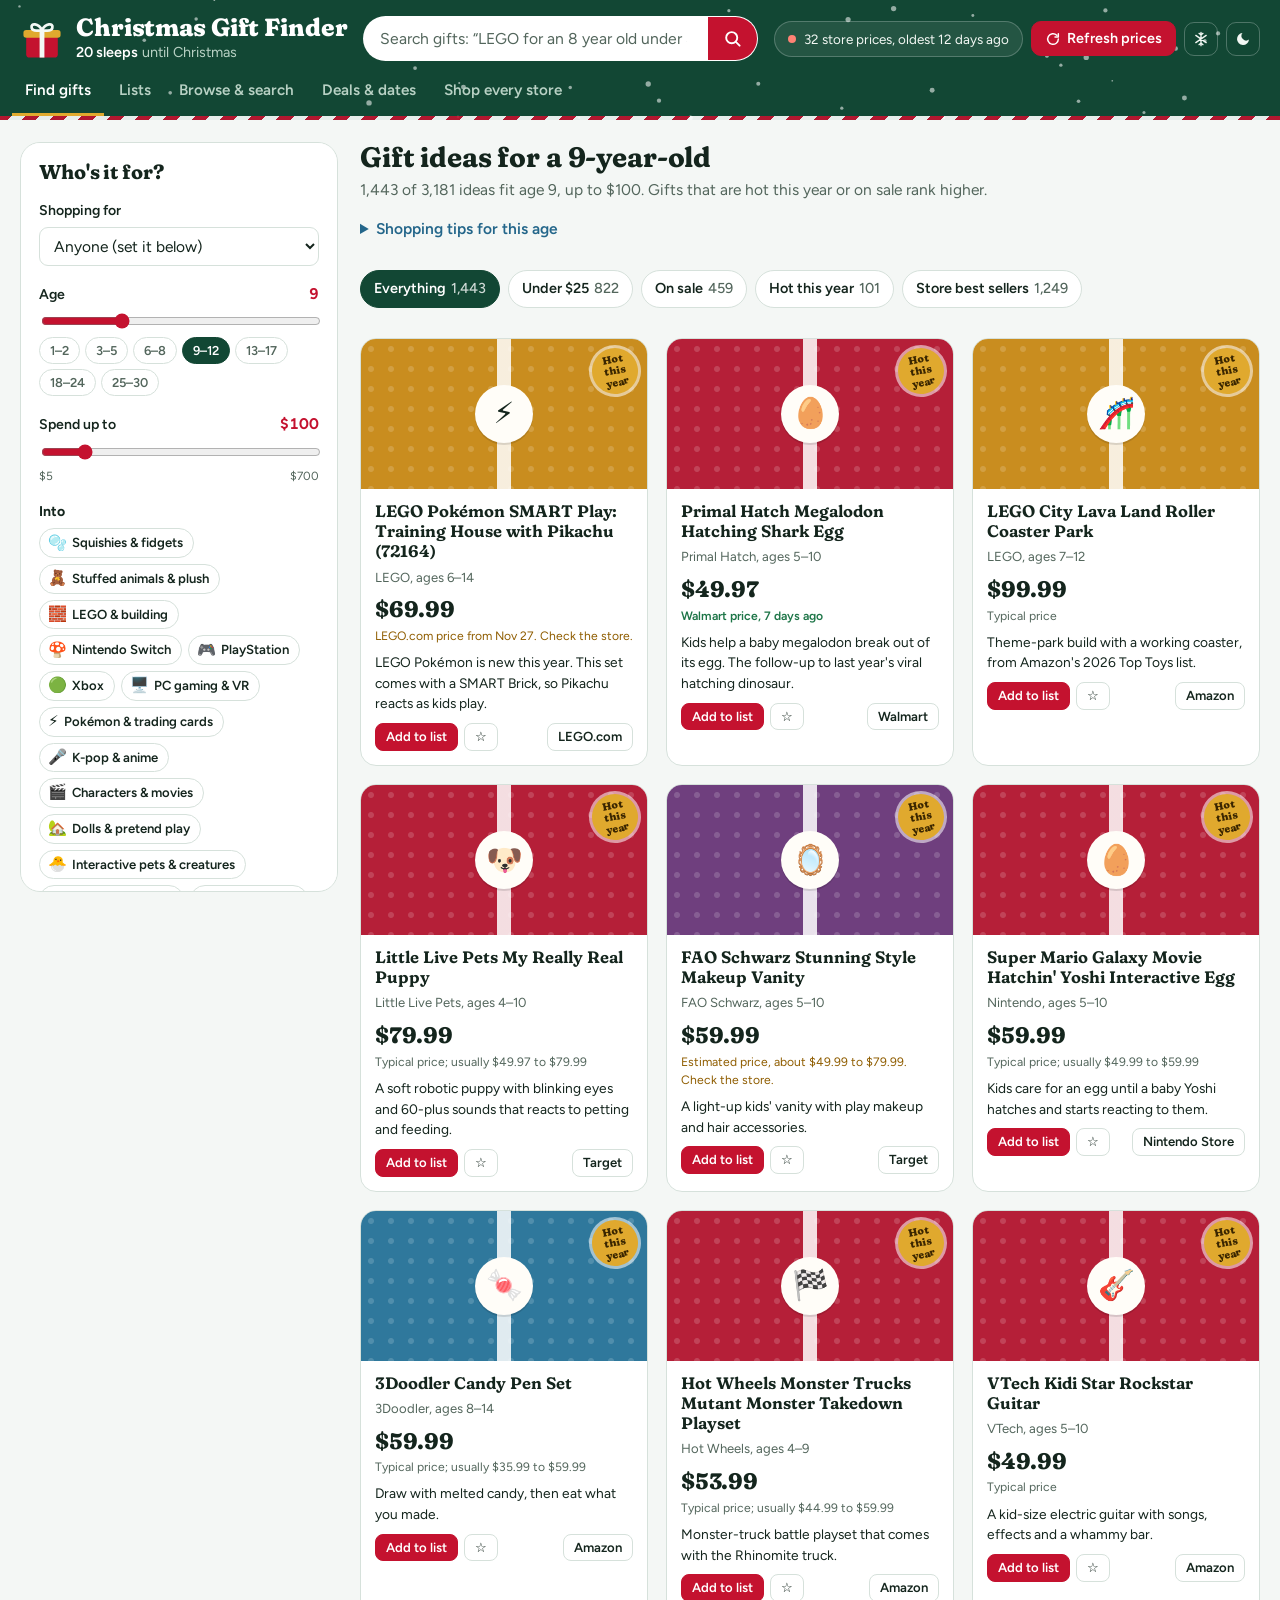
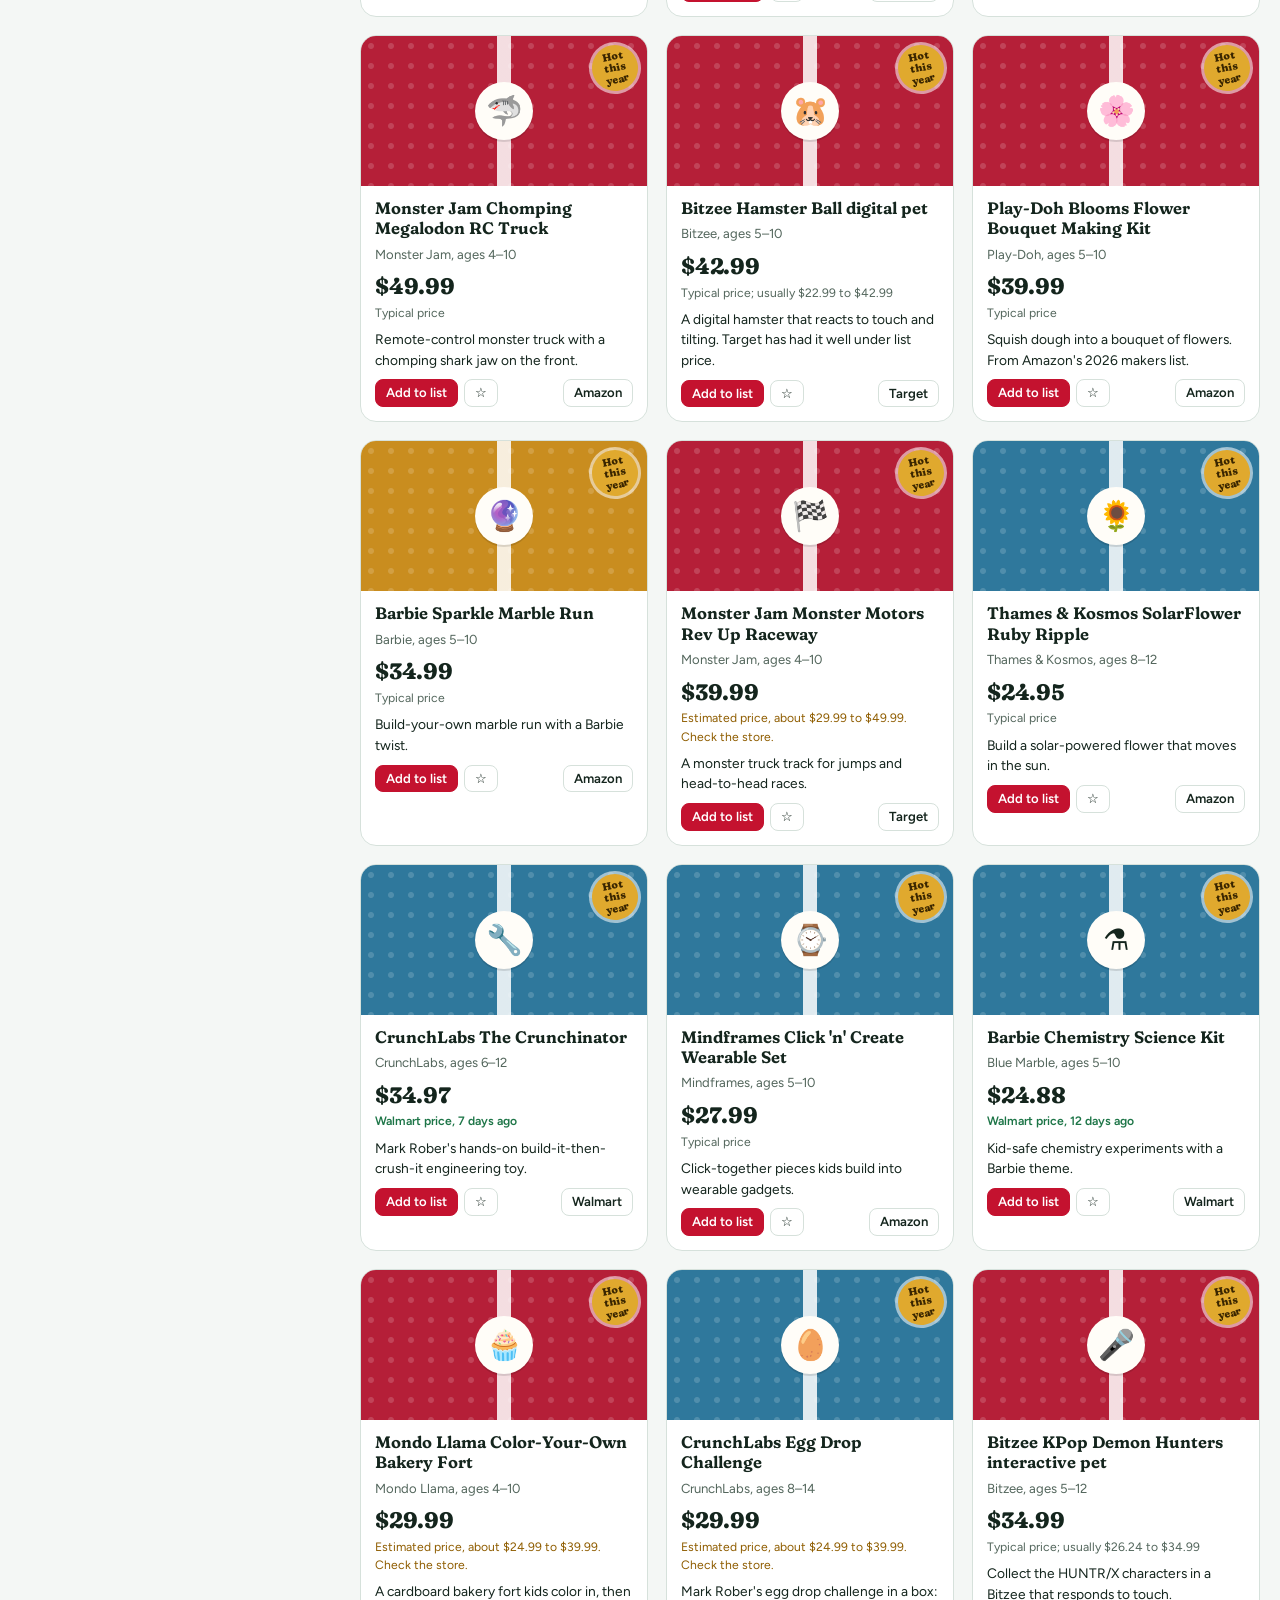
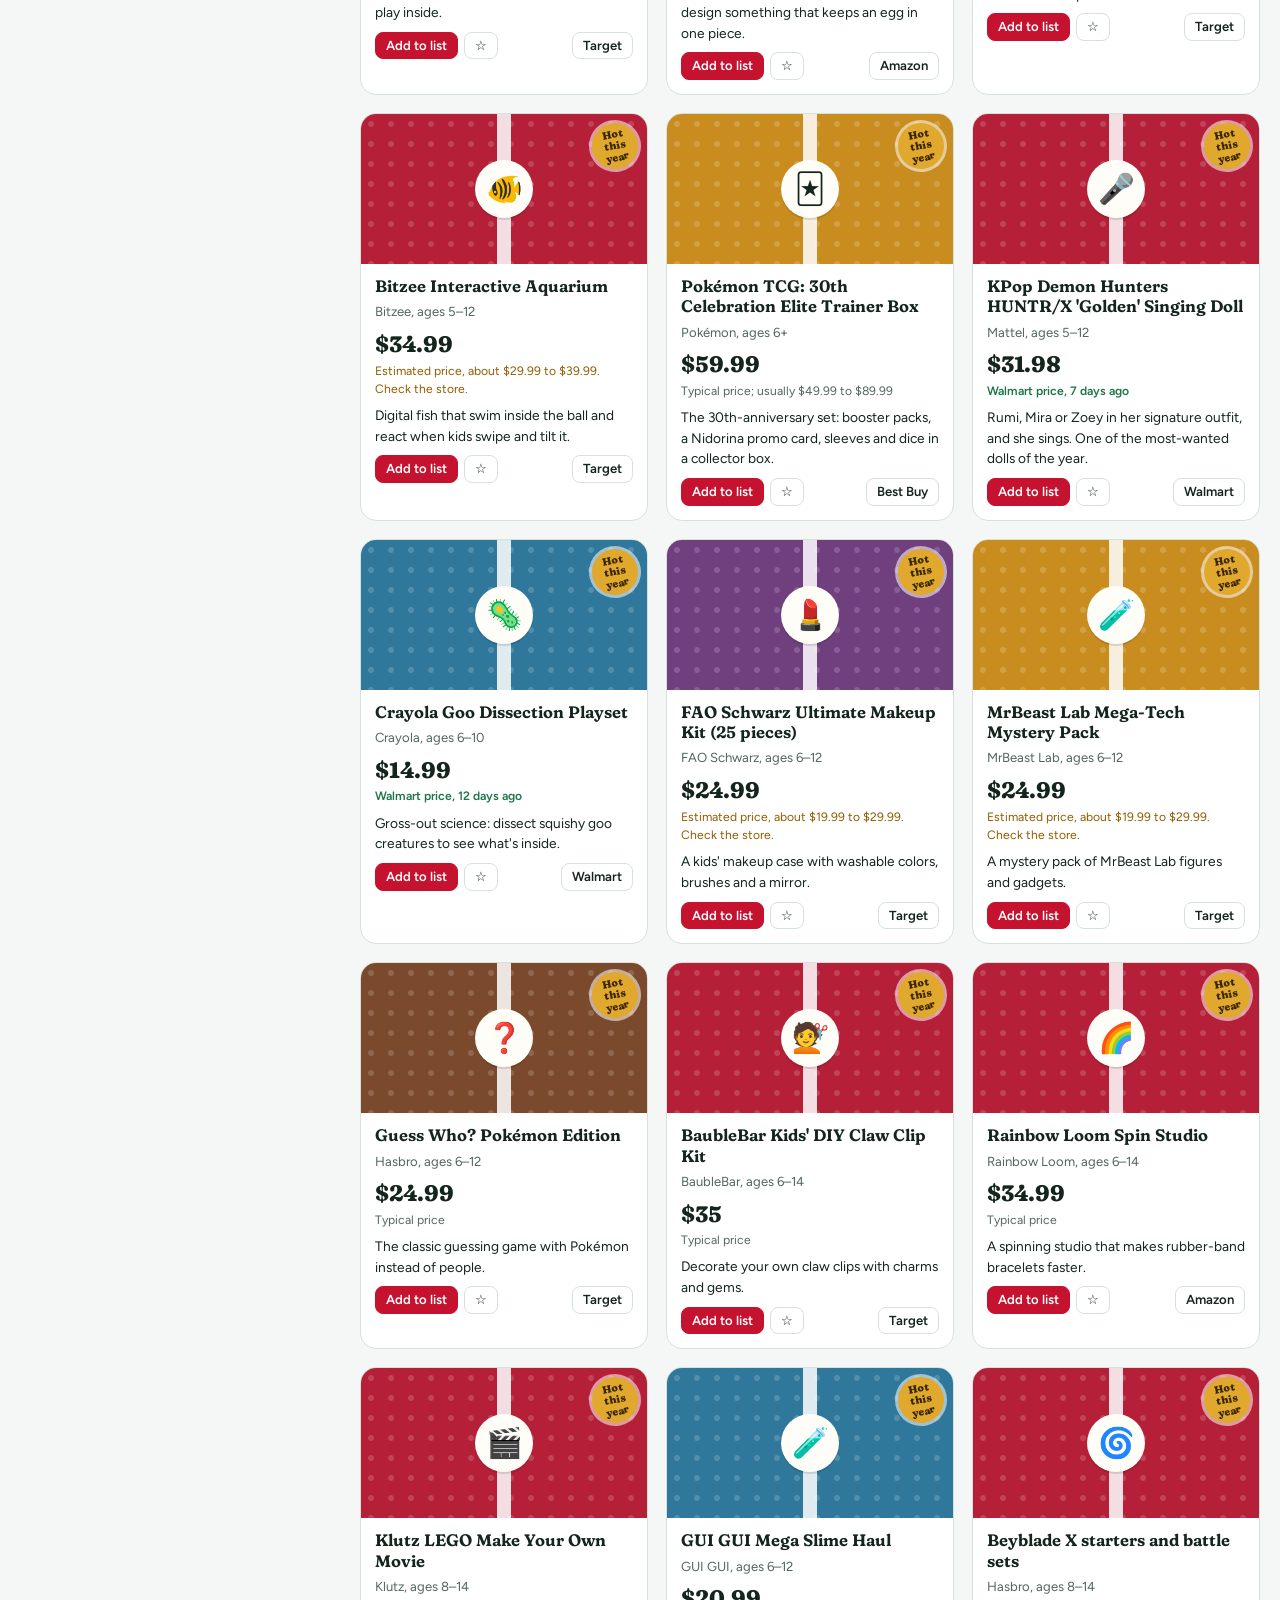
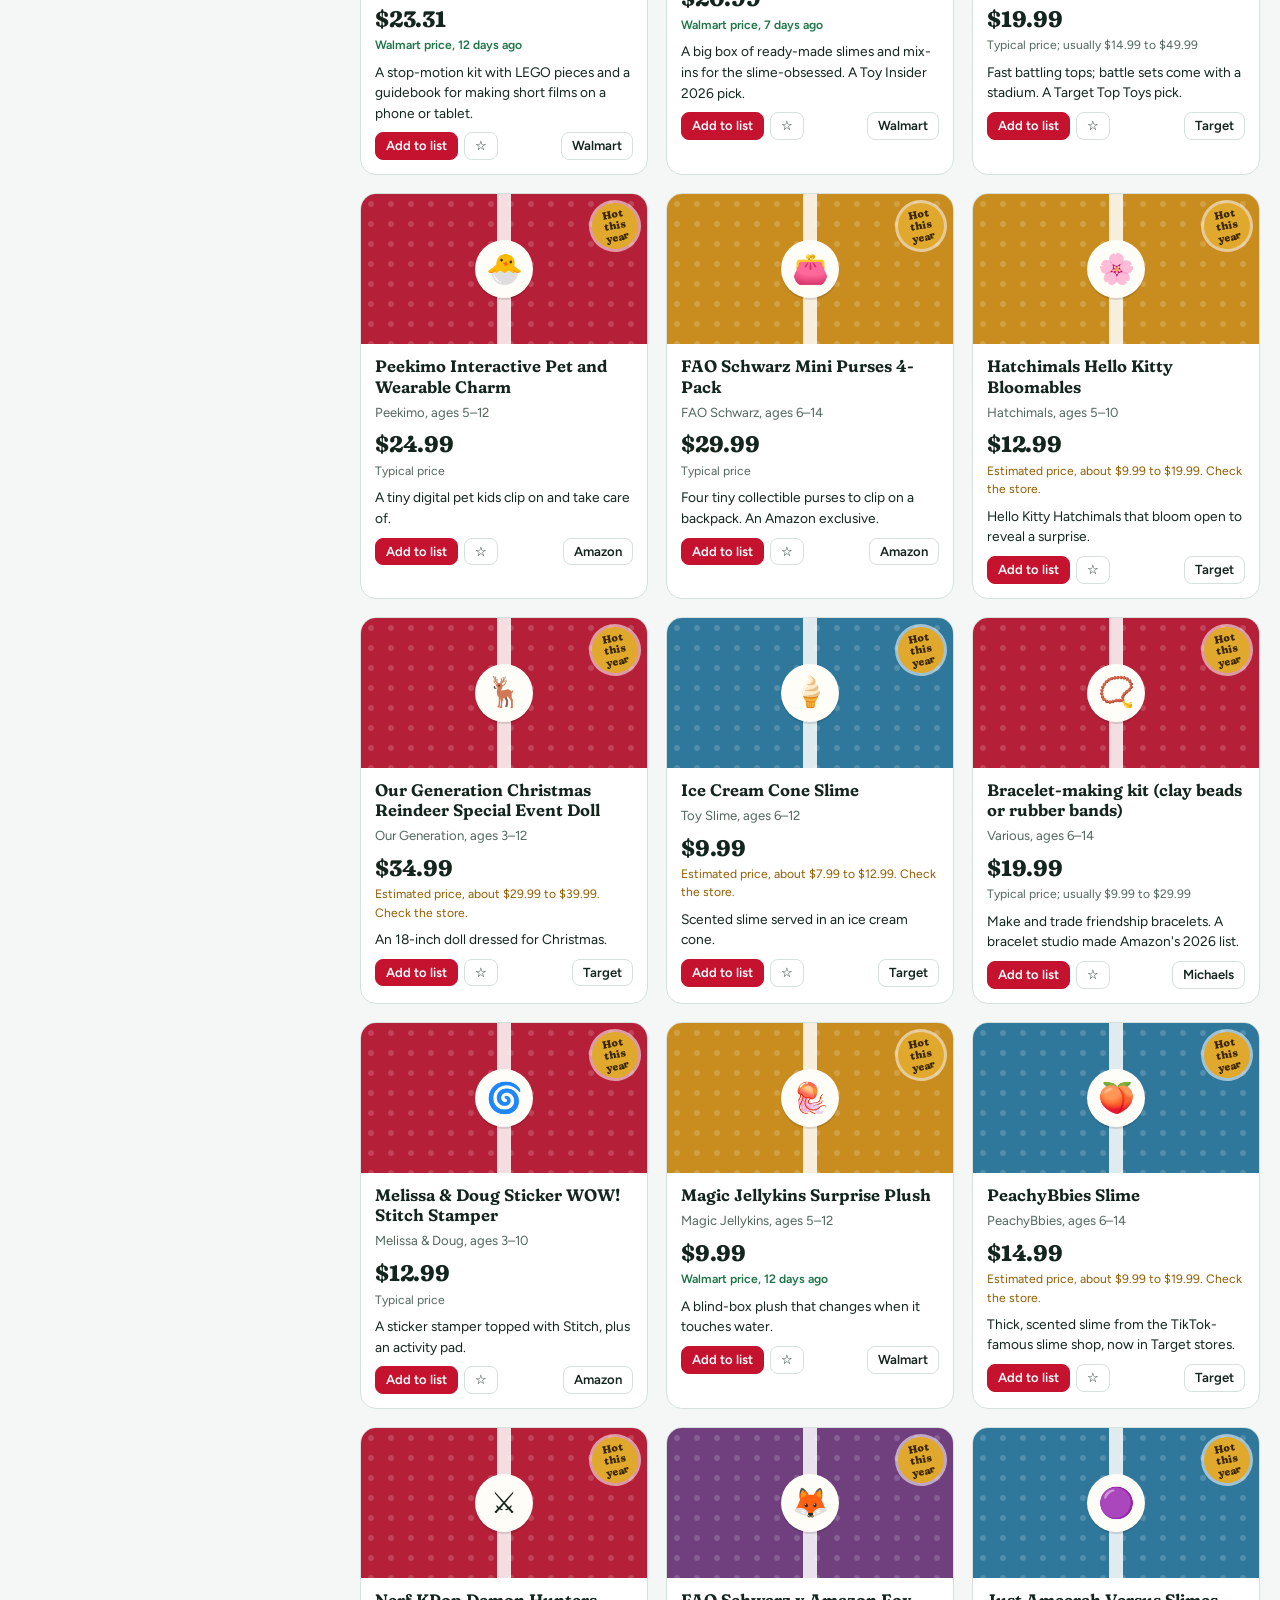
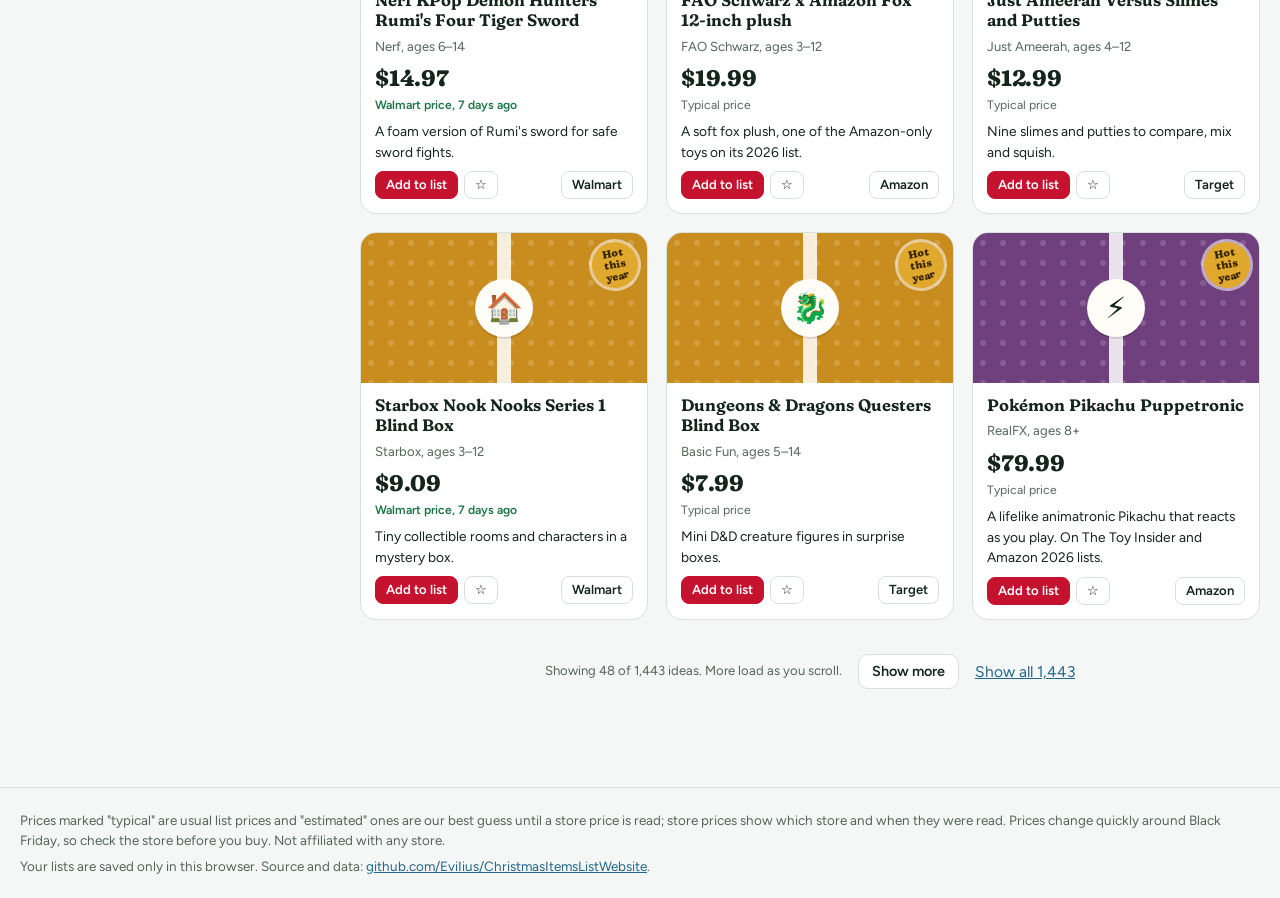
<file: site/index.html>
<!DOCTYPE html>
<html lang="en">
<head>
<meta charset="utf-8">
<meta name="viewport" content="width=device-width, initial-scale=1">
<title>Christmas Gift Finder</title>
<meta name="description" content="Christmas gift ideas for ages 1 to 30, store prices from Target, Walmart, Amazon, Best Buy and more, and a Christmas list for everyone you're shopping for.">
<meta name="theme-color" content="#124734">
<link rel="preconnect" href="https://fonts.googleapis.com">
<link rel="preconnect" href="https://fonts.gstatic.com" crossorigin>
<link href="https://fonts.googleapis.com/css2?family=Figtree:wght@400;500;600;700&family=Fraunces:opsz,wght,SOFT,WONK@9..144,500..900,0..100,0..1&family=Permanent+Marker&display=swap" rel="stylesheet">
<link rel="stylesheet" href="assets/app.css?v=20261127-1">
<link rel="icon" href="data:image/svg+xml,%3Csvg xmlns='http://www.w3.org/2000/svg' viewBox='0 0 64 64'%3E%3Crect x='8' y='24' width='48' height='34' rx='5' fill='%23C4122F'/%3E%3Crect x='4' y='16' width='56' height='12' rx='4' fill='%23E0A92E'/%3E%3Crect x='28' y='16' width='8' height='42' fill='%23124734'/%3E%3C/svg%3E">
</head>
<body>
<a class="skip" href="#main">Skip to content</a>
<header class="topbar">
  <canvas class="snow" id="snow" aria-hidden="true"></canvas>
  <div class="topbar-inner">
    <div class="brand">
      <svg class="brand-mark" viewBox="0 0 64 64" aria-hidden="true">
        <rect x="9" y="27" width="46" height="32" rx="5" fill="#c4122f"/>
        <rect x="5" y="19" width="54" height="11" rx="4" fill="#e0a92e"/>
        <rect x="28.5" y="19" width="7" height="40" fill="#f3f8f4"/>
        <path d="M32 19c-5-10-17-11-15-3 1 5 10 4 15 3zm0 0c5-10 17-11 15-3-1 5-10 4-15 3z" fill="none" stroke="#f3f8f4" stroke-width="4" stroke-linejoin="round"/>
      </svg>
      <div>
        <h1>Christmas Gift Finder</h1>
        <p class="brand-sub" id="countdown">Gift ideas, store prices and everyone's lists</p>
      </div>
    </div>
    <form class="site-search" id="site-search" role="search">
      <label class="visually-hidden" for="q">Search every gift idea</label>
      <input type="search" id="q" placeholder="Search gifts: “LEGO for an 8 year old under $50”" autocomplete="off" enterkeyhint="search">
      <button type="submit" aria-label="Search"><svg viewBox="0 0 24 24" aria-hidden="true"><circle cx="11" cy="11" r="7" fill="none" stroke="currentColor" stroke-width="2.4"/><path d="m16.5 16.5 4.5 4.5" stroke="currentColor" stroke-width="2.4" stroke-linecap="round"/></svg></button>
    </form>
    <div class="topbar-actions">
      <button class="freshness" id="freshness" type="button" title="Where prices come from, and refreshing them">
        <span class="dot" aria-hidden="true"></span><span id="freshness-text">Loading gifts…</span>
      </button>
      <button class="btn btn-accent" id="rescrape-btn" type="button">
        <svg viewBox="0 0 24 24" aria-hidden="true"><path d="M20 12a8 8 0 1 1-2.34-5.66M20 4v5h-5" fill="none" stroke="currentColor" stroke-width="2.2" stroke-linecap="round" stroke-linejoin="round"/></svg>
        Refresh prices
      </button>
      <button class="btn btn-ghost icon-only" id="snow-btn" type="button" aria-pressed="true" aria-label="Snowfall">
        <svg viewBox="0 0 24 24" aria-hidden="true"><path d="M12 2v20M4.2 6.5l15.6 11M4.2 17.5l15.6-11M9 3.5l3 2.5 3-2.5M9 20.5l3-2.5 3 2.5" fill="none" stroke="currentColor" stroke-width="2" stroke-linecap="round" stroke-linejoin="round"/></svg>
      </button>
      <button class="btn btn-ghost icon-only" id="theme-btn" type="button" aria-label="Switch between light and dark">
        <svg viewBox="0 0 24 24" aria-hidden="true"><path d="M21 12.8A9 9 0 1 1 11.2 3a7 7 0 0 0 9.8 9.8z" fill="currentColor"/></svg>
      </button>
    </div>
  </div>
  <nav class="tabs" aria-label="Sections">
    <a href="#find" data-view="find"><span class="tab-ico" aria-hidden="true">🎁</span><span class="tab-long">Find gifts</span><span class="tab-short" aria-hidden="true">Find</span></a>
    <a href="#lists" data-view="lists"><span class="tab-ico" aria-hidden="true">📝</span><span class="tab-long">Lists</span><span class="tab-short" aria-hidden="true">Lists</span> <span class="tab-count" id="lists-count" hidden></span></a>
    <a href="#browse" data-view="browse"><span class="tab-ico" aria-hidden="true">🔎</span><span class="tab-long">Browse &amp; search</span><span class="tab-short" aria-hidden="true">Browse</span></a>
    <a href="#deals" data-view="deals"><span class="tab-ico" aria-hidden="true">🏷️</span><span class="tab-long">Deals &amp; dates</span><span class="tab-short" aria-hidden="true">Deals</span></a>
    <a href="#stores" data-view="stores"><span class="tab-ico" aria-hidden="true">🛍️</span><span class="tab-long">Shop every store</span><span class="tab-short" aria-hidden="true">Stores</span></a>
  </nav>
</header>

<main id="main" tabindex="-1">
  <div class="banner" id="banner" hidden></div>

  <section class="view" id="view-find" aria-labelledby="find-h">
    <div class="find-layout">
      <aside class="panel prefs" aria-label="Who the gift is for">
        <div class="prefs-head"><h2 class="panel-title">Who's it for?</h2><button class="btn btn-sm" type="button" id="prefs-toggle" aria-expanded="true" aria-controls="prefs-more">Hide filters</button></div>
        <div class="field always">
          <label for="for-who">Shopping for</label>
          <select id="for-who"></select>
          <div class="using" id="using" hidden></div>
          <p class="prefs-summary" id="prefs-summary"></p>
        </div>
        <div class="prefs-more" id="prefs-more">
        <div class="field">
          <div class="field-row"><label for="age">Age</label><output id="age-out" for="age"></output></div>
          <input type="range" id="age" min="1" max="30" step="1">
          <div class="age-bands" id="age-bands" role="group" aria-label="Age groups"></div>
        </div>
        <div class="field">
          <div class="field-row"><label for="budget">Spend up to</label><output id="budget-out" for="budget"></output></div>
          <input type="range" id="budget" min="5" max="700" step="5">
          <div class="range-ends"><span>$5</span><span>$700</span></div>
        </div>
        <fieldset>
          <legend>Into</legend>
          <div class="interest-chips" id="interests"></div>
        </fieldset>
        <fieldset id="toggles">
          <legend>Only show</legend>
        </fieldset>
        <button class="btn btn-sm" type="button" id="reset-find">Clear all filters</button>
        </div>
      </aside>
      <div class="find-main">
        <div class="find-head">
          <h2 id="find-h">Gift ideas</h2>
          <p class="sub" id="find-sub"></p>
        </div>
        <details class="age-tips"><summary>Shopping tips for this age</summary><div class="guide" id="age-guide"></div></details>
        <div class="quick-row" id="find-quick" role="group" aria-label="Show"></div>
        <div class="gift-grid" id="top-picks"></div>
        <div id="more-ideas"></div>
        <div class="store-hot" id="store-hot" hidden></div>
      </div>
    </div>
  </section>

  <section class="view" id="view-lists" aria-labelledby="lists-h" hidden>
    <div class="view-head">
      <h2 id="lists-h">Christmas lists</h2>
      <p class="sub">Make a list for each person you're shopping for, or a wish list of your own. Lists are saved in this browser. Send list texts or emails a link with each gift's photo, price and store link, and Back up moves your lists to another device.</p>
    </div>
    <div class="lists-layout">
      <aside class="panel people" id="people" aria-label="People"></aside>
      <div class="list-main" id="list-main"></div>
    </div>
  </section>

  <section class="view" id="view-browse" aria-labelledby="browse-h" hidden>
    <div class="view-head">
      <h2 id="browse-h">Shop by type</h2>
      <p class="sub" id="browse-sub"></p>
    </div>
    <div class="type-browser panel" id="type-browser"></div>
    <div class="filters panel" id="filters"></div>
    <div class="understood" id="browse-understood" aria-live="polite"></div>
    <div class="table-wrap">
      <table class="grid-table" id="browse-table">
        <thead></thead>
        <tbody></tbody>
      </table>
    </div>
    <div class="card-list" id="browse-cards"></div>
    <div id="browse-more"></div>
  </section>

  <section class="view" id="view-deals" aria-labelledby="deals-h" hidden>
    <div class="view-head">
      <h2 id="deals-h">Deals and dates</h2>
      <p class="sub">Big sale days, gifts selling below their usual price, and the stores' own best sellers and holiday deals.</p>
    </div>
    <div class="dates" id="dates"></div>
    <div class="panel">
      <h3>Below the usual price right now</h3>
      <div id="deal-list"></div>
    </div>
    <details class="panel fold">
      <summary><h3>Big gifts to price-check first</h3><span class="hint">Gifts usually $150 or more, where waiting for a sale pays off</span></summary>
      <div id="big-list"></div>
    </details>
    <details class="panel fold">
      <summary><h3>How prices are checked</h3><span class="hint">The store links the price checker reads, and the top-toys lists behind the "Hot this year" seals</span></summary>
      <h4>Store links the price checker reads</h4>
      <div id="tracked-list"></div>
      <h4>Where the hot picks come from</h4>
      <p class="hint">The 2026 top-toys lists and gift guides behind the "Hot this year" seals. Gift-guide picks are listed on each gift but don't get the seal.</p>
      <div id="hot-sources"></div>
    </details>
    <div class="panel picks-panel" id="picks-panel" hidden>
      <div class="picks-head">
        <h3 id="picks-h">Best sellers and deals</h3>
        <span class="hint" id="picks-count"></span>
      </div>
      <p class="hint" id="picks-sub"></p>
      <div id="picks-filters"></div>
      <div class="pick-grid" id="picks"></div>
      <div id="picks-more"></div>
    </div>
  </section>

  <section class="view" id="view-shared" aria-labelledby="shared-h" hidden>
    <div id="shared"></div>
  </section>

  <section class="view" id="view-stores" aria-labelledby="stores-h" hidden>
    <div class="view-head">
      <h2 id="stores-h">Search every store at once</h2>
      <p class="sub">Type a gift, then jump straight to each store's results. Handy for anything that isn't in the gift list yet.</p>
    </div>
    <div class="panel store-search">
      <form id="store-search-form" role="search">
        <label class="visually-hidden" for="store-q">Search for</label>
        <input type="search" id="store-q" placeholder="Try squishmallow axolotl, NeeDoh or Switch 2 games" autocomplete="off">
        <button class="btn btn-accent" type="submit">Search stores</button>
      </form>
      <div class="quick" id="store-quick" aria-label="Popular searches"></div>
      <div class="store-results" id="store-results"></div>
    </div>
    <div class="directory" id="store-directory"></div>
  </section>
</main>

<footer class="footer" id="footer"></footer>

<div class="drawer-backdrop" id="drawer-backdrop" hidden></div>
<button class="to-top" id="to-top" type="button" data-to-top hidden>↑ Back to top</button>
<aside class="drawer" id="drawer" role="dialog" aria-modal="true" aria-labelledby="drawer-title" hidden></aside>

<div class="modal-backdrop" id="modal-backdrop" hidden>
  <div class="modal" role="dialog" aria-modal="true" aria-labelledby="modal-title" id="modal"></div>
</div>

<div class="menu" id="menu" role="menu" hidden></div>
<div class="toast" id="toast" role="status" aria-live="polite" hidden></div>

<script src="assets/config.js"></script>
<script src="assets/app.js?v=20261127-1"></script>
</body>
</html>
</file>
<file: site/assets/app.css>
/* Christmas Gift Finder. Built like a holiday toy catalog: evergreen band, gift-wrapped tiles,
   and marker circles around the gifts you've picked for someone. */
:root {
  --page: #f4f7f5;
  --paper: #ffffff;
  --paper-2: #edf3ef;
  --ink: #14251d;
  --muted: #53665c;
  --line: #d6e1db;
  --pine: #124734;
  --pine-deep: #0b3325;
  --on-pine: #f3f8f4;
  --on-pine-muted: #b8d1c4;
  --cranberry: #c4122f;
  --cranberry-ink: #ffffff;
  --cranberry-soft: #fbe2e6;
  --gold: #a87313;
  --gold-bright: #e0a92e;
  --gold-soft: #fbefd2;
  --frost: #23668a;
  --frost-soft: #dcecf4;
  --good: #1d7547;
  --good-soft: #dbf1e3;
  --warn: #8f5d00;
  --warn-soft: #fbeecf;
  --bad: #b3261e;
  --bad-soft: #f9e0dd;
  --shadow: 0 1px 2px rgba(20, 37, 29, 0.06), 0 8px 24px rgba(20, 37, 29, 0.07);
  --r-card: 16px;
  --r-panel: 20px;
  --r-btn: 10px;
  --font-display: "Fraunces", "Iowan Old Style", Georgia, serif;
  --font-body: "Figtree", system-ui, -apple-system, "Segoe UI", sans-serif;
  --font-hand: "Permanent Marker", "Marker Felt", "Comic Sans MS", cursive;
  --chip-on: #124734;
  --tile-pine: #1f5e45;
  --tile-cranberry: #b51f38;
  --tile-gold: #c98d1f;
  --tile-frost: #2f789c;
  --tile-plum: #6f3f7e;
  --tile-cocoa: #7b4a2c;
  --photo-bg: #ffffff;
  color-scheme: light;
}
@media (prefers-color-scheme: dark) {
  :root:not([data-theme="light"]) {
    --page: #091510; --paper: #0f2019; --paper-2: #14291f; --ink: #e6f0ea; --muted: #9db4a7; --line: #22392e;
    --pine: #0c2c20; --pine-deep: #071d15; --on-pine-muted: #93b4a3; --chip-on: #2f7a5a;
    --cranberry: #ff5a6e; --cranberry-ink: #2a0309; --cranberry-soft: #3b1720;
    --gold: #f0c04f; --gold-bright: #f0c04f; --gold-soft: #3a2e10; --frost: #78bfdf; --frost-soft: #12303c;
    --good: #5fd194; --good-soft: #12321f; --warn: #f0b94b; --warn-soft: #3a2c0f; --bad: #ff8274; --bad-soft: #3d1a16;
    --shadow: 0 1px 2px rgba(0, 0, 0, 0.4), 0 10px 28px rgba(0, 0, 0, 0.35);
    --photo-bg: #dfe6e2;
    color-scheme: dark;
  }
}
:root[data-theme="dark"] {
  --page: #091510; --paper: #0f2019; --paper-2: #14291f; --ink: #e6f0ea; --muted: #9db4a7; --line: #22392e;
  --pine: #0c2c20; --pine-deep: #071d15; --on-pine-muted: #93b4a3; --chip-on: #2f7a5a;
  --cranberry: #ff5a6e; --cranberry-ink: #2a0309; --cranberry-soft: #3b1720;
  --gold: #f0c04f; --gold-bright: #f0c04f; --gold-soft: #3a2e10; --frost: #78bfdf; --frost-soft: #12303c;
  --good: #5fd194; --good-soft: #12321f; --warn: #f0b94b; --warn-soft: #3a2c0f; --bad: #ff8274; --bad-soft: #3d1a16;
  --shadow: 0 1px 2px rgba(0, 0, 0, 0.4), 0 10px 28px rgba(0, 0, 0, 0.35);
  --photo-bg: #dfe6e2;
  color-scheme: dark;
}

* { box-sizing: border-box; }
html, body { margin: 0; }
body { background: var(--page); color: var(--ink); font-family: var(--font-body); font-size: 15.5px; line-height: 1.5; -webkit-font-smoothing: antialiased; }
h1, h2, h3, h4 { font-family: var(--font-display); font-variation-settings: "SOFT" 100, "WONK" 0; font-optical-sizing: auto; line-height: 1.12; margin: 0; text-wrap: balance; letter-spacing: -0.005em; }
h2 { font-size: 1.75rem; font-weight: 700; }
h3 { font-size: 1.2rem; font-weight: 650; }
h4 { font-size: 1rem; font-weight: 650; }
p { margin: 0; }
a { color: var(--frost); }
button, input, select, textarea { font: inherit; color: inherit; }
:focus-visible { outline: 3px solid var(--gold-bright); outline-offset: 2px; border-radius: 6px; }
.num { font-variant-numeric: tabular-nums; }
.skip { position: absolute; left: -999px; top: 8px; background: var(--paper); padding: 8px 12px; z-index: 60; }
.skip:focus { left: 8px; }
[hidden] { display: none !important; }
.visually-hidden { position: absolute; width: 1px; height: 1px; overflow: hidden; clip: rect(0 0 0 0); white-space: nowrap; }

/* ---------------------------------------------------------------- top bar: the evergreen band */
.topbar { position: sticky; top: 0; z-index: 20; background: var(--pine); color: var(--on-pine); overflow: hidden; }
.topbar::after { content: ""; position: absolute; left: 0; right: 0; bottom: 0; height: 4px;
  background: repeating-linear-gradient(-45deg, var(--cranberry) 0 10px, #fff 10px 20px); opacity: 0.9; }
.snow { position: absolute; inset: 0; width: 100%; height: 100%; pointer-events: none; }
.topbar-inner { position: relative; max-width: 1320px; margin: 0 auto; padding: 14px 20px 6px; display: flex; gap: 16px; align-items: center; justify-content: space-between; flex-wrap: wrap; }
.brand { display: flex; gap: 12px; align-items: center; min-width: 0; }
.brand-mark { width: 44px; height: 44px; flex: none; }
.brand h1 { font-size: 1.55rem; font-weight: 800; font-variation-settings: "SOFT" 100, "WONK" 1; color: #fff; }
.brand-sub { color: var(--on-pine-muted); font-size: 0.9rem; }
.brand-sub b { color: #fff; font-weight: 600; }
.topbar-actions { display: flex; gap: 8px; align-items: center; flex-wrap: wrap; }
.topbar .btn-ghost { color: var(--on-pine); border-color: rgba(255, 255, 255, 0.25); }
.topbar .btn-ghost:hover { border-color: rgba(255, 255, 255, 0.6); }
.topbar .btn-ghost[aria-pressed="false"] { opacity: 0.6; }
.freshness { display: inline-flex; align-items: center; gap: 8px; background: rgba(255, 255, 255, 0.08); border: 1px solid rgba(255, 255, 255, 0.22); border-radius: 999px; padding: 7px 13px; font-size: 0.84rem; color: var(--on-pine); cursor: pointer; max-width: 100%; }
.freshness .dot { width: 8px; height: 8px; border-radius: 50%; background: var(--on-pine-muted); flex: none; }
.freshness.is-live .dot { background: #5fd194; }
.freshness.is-aging .dot { background: #f0c04f; }
.freshness.is-stale .dot { background: #ff8274; }
.tabs { position: relative; max-width: 1320px; margin: 0 auto; padding: 0 12px 4px; display: flex; gap: 2px; overflow-x: auto; scrollbar-width: none; }
.tabs a { white-space: nowrap; text-decoration: none; color: var(--on-pine-muted); padding: 10px 13px 11px; border-bottom: 3px solid transparent; font-weight: 600; font-size: 0.95rem; }
.tabs a:hover { color: #fff; }
.tabs a.is-active { color: #fff; border-bottom-color: var(--gold-bright); }
.tab-count { display: inline-block; min-width: 20px; padding: 0 6px; margin-left: 4px; border-radius: 10px; background: var(--cranberry); color: #fff; font-size: 0.74rem; text-align: center; }

/* ---------------------------------------------------------------- controls */
.btn { display: inline-flex; align-items: center; justify-content: center; gap: 6px; border: 1px solid var(--line); background: var(--paper); border-radius: var(--r-btn); padding: 8px 13px; cursor: pointer; font-weight: 600; font-size: 0.9rem; text-decoration: none; color: var(--ink); line-height: 1.2; }
.btn svg { width: 16px; height: 16px; flex: none; }
.btn:hover { border-color: var(--muted); }
.btn-accent { background: var(--cranberry); color: var(--cranberry-ink); border-color: var(--cranberry); }
.btn-accent:hover { filter: brightness(1.07); border-color: var(--cranberry); }
.btn-pine { background: var(--pine); color: var(--on-pine); border-color: var(--pine); }
.btn-ghost { background: transparent; }
.btn-sm { padding: 5px 10px; font-size: 0.82rem; border-radius: 8px; }
.icon-only { padding: 8px; }
.btn[disabled] { opacity: 0.55; cursor: not-allowed; }
.linkish { background: none; border: 0; padding: 0; color: var(--frost); text-decoration: underline; cursor: pointer; font: inherit; }
.chip { display: inline-flex; align-items: center; gap: 4px; padding: 2px 9px; border-radius: 999px; font-size: 0.76rem; font-weight: 600; background: var(--paper-2); color: var(--muted); white-space: nowrap; border: 0; }
.chip.red { background: var(--cranberry-soft); color: var(--cranberry); }
.chip.gold { background: var(--gold-soft); color: var(--gold); }
.chip.frost { background: var(--frost-soft); color: var(--frost); }
.chip.good { background: var(--good-soft); color: var(--good); }
.chip.warn { background: var(--warn-soft); color: var(--warn); }
.chip.bad { background: var(--bad-soft); color: var(--bad); }
button.chip { cursor: pointer; }
input[type="text"], input[type="search"], input[type="number"], input[type="url"], input[type="password"], select, textarea {
  background: var(--paper); border: 1px solid var(--line); border-radius: 9px; padding: 8px 10px; min-width: 0; color: var(--ink); }
textarea { resize: vertical; min-height: 64px; width: 100%; }
input[type="range"] { width: 100%; accent-color: var(--cranberry); }
label { font-weight: 600; font-size: 0.88rem; }
output { font-weight: 700; color: var(--cranberry); font-variant-numeric: tabular-nums; }

/* ---------------------------------------------------------------- layout */
main { max-width: 1320px; margin: 0 auto; padding: 22px 20px 90px; display: block; }
.view { display: grid; gap: 20px; }
.view-head { display: grid; gap: 6px; }
.sub { color: var(--muted); max-width: 72ch; }
.panel { background: var(--paper); border: 1px solid var(--line); border-radius: var(--r-panel); padding: 18px; min-width: 0; }
.panel > h3 { margin-bottom: 12px; }
.panel-title { font-size: 1.25rem; margin-bottom: 4px; }
.two-col { display: grid; grid-template-columns: repeat(auto-fit, minmax(340px, 1fr)); gap: 20px; }
.section-h { margin-top: 10px; display: flex; align-items: baseline; gap: 10px; flex-wrap: wrap; }
.section-h small { font-family: var(--font-body); font-size: 0.85rem; font-weight: 500; color: var(--muted); }
.banner { background: var(--warn-soft); border: 1px solid var(--line); border-left: 5px solid var(--warn); border-radius: 10px; padding: 11px 14px; margin-bottom: 16px; }
.hint { color: var(--muted); font-size: 0.82rem; }
.empty { color: var(--muted); padding: 18px; border: 1.5px dashed var(--line); border-radius: 14px; display: grid; gap: 10px; justify-items: start; }
.empty strong { color: var(--ink); }

/* ---------------------------------------------------------------- gift finder */
.find-layout { display: grid; grid-template-columns: 318px minmax(0, 1fr); gap: 22px; align-items: start; }
.prefs { position: sticky; top: 132px; display: grid; gap: 16px; max-height: calc(100vh - 150px); overflow-y: auto; }
.field { display: grid; gap: 6px; }
.field select { width: 100%; }
.field-row { display: flex; justify-content: space-between; align-items: baseline; gap: 8px; }
.range-ends { display: flex; justify-content: space-between; font-size: 0.74rem; color: var(--muted); }
.age-bands { display: flex; flex-wrap: wrap; gap: 5px; }
.band { border: 1px solid var(--line); background: var(--paper); border-radius: 999px; padding: 3px 10px; font-size: 0.8rem; cursor: pointer; font-weight: 600; color: var(--muted); }
.band.is-on { background: var(--chip-on); border-color: var(--chip-on); color: #fff; }
.more-interests { display: none; justify-self: start; }
.prefs-head { display: flex; justify-content: space-between; align-items: center; gap: 10px; }
.prefs-head .panel-title { margin: 0; }
#prefs-toggle, .prefs-summary { display: none; }
.prefs-more { display: grid; gap: 16px; }
.prefs-summary { font-size: 0.86rem; color: var(--muted); }
fieldset { border: 0; padding: 0; margin: 0; display: grid; gap: 8px; min-width: 0; }
legend { font-weight: 700; font-size: 0.88rem; padding: 0; margin-bottom: 6px; }
.interest-chips { display: flex; flex-wrap: wrap; gap: 6px; }
.ichip { display: inline-flex; align-items: center; gap: 5px; border: 1px solid var(--line); background: var(--paper); border-radius: 999px; padding: 4px 10px 4px 8px; font-size: 0.82rem; font-weight: 600; cursor: pointer; color: var(--ink); }
.ichip .e { font-size: 0.95rem; line-height: 1; }
.ichip[aria-pressed="true"] { background: var(--cranberry-soft); border-color: var(--cranberry); color: var(--cranberry); }
.check { display: flex; gap: 8px; align-items: center; font-size: 0.88rem; font-weight: 500; cursor: pointer; }
.check input { accent-color: var(--cranberry); width: 16px; height: 16px; }
.using { font-size: 0.82rem; color: var(--muted); background: var(--paper-2); border-radius: 10px; padding: 8px 10px; }
.find-main { display: grid; gap: 16px; min-width: 0; }
.find-head { display: grid; gap: 4px; }
.more-btn { justify-self: start; }

/* ---------------------------------------------------------------- gift cards: catalog entries with a wrapped tile */
.gift-grid { display: grid; grid-template-columns: repeat(auto-fill, minmax(232px, 1fr)); gap: 18px; }
.gift-grid.compact { grid-template-columns: repeat(auto-fill, minmax(200px, 1fr)); }
.gift { position: relative; background: var(--paper); border: 1px solid var(--line); border-radius: var(--r-card); display: grid; grid-template-rows: auto 1fr; min-width: 0; }
.gift-body { position: relative; padding: 12px 14px 14px; display: grid; gap: 7px; align-content: start; }
.tile { position: relative; height: 150px; border-radius: calc(var(--r-card) - 1px) calc(var(--r-card) - 1px) 0 0; display: grid; place-items: center; overflow: hidden; cursor: pointer; border: 0; padding: 0; width: 100%;
  background-color: var(--tile, var(--tile-pine));
  background-image:
    linear-gradient(90deg, transparent calc(50% - 7px), rgba(255, 255, 255, 0.85) calc(50% - 7px) calc(50% + 7px), transparent calc(50% + 7px)),
    radial-gradient(circle, rgba(255, 255, 255, 0.16) 2.5px, transparent 3.5px);
  background-size: 100% 100%, 20px 20px; }
.compact .tile { height: 120px; }
.tile .tag { width: 58px; height: 58px; border-radius: 50%; background: #fffdf8; display: grid; place-items: center; font-size: 1.85rem; box-shadow: 0 2px 0 rgba(0, 0, 0, 0.12); position: relative; z-index: 1; }
.compact .tile .tag { width: 48px; height: 48px; font-size: 1.5rem; }
.compact .seal { width: 40px; height: 40px; font-size: 0.58rem; top: 7px; right: 7px; }
.tile[data-c="pine"], .tb-cat[data-c="pine"], .sg-ph[data-c="pine"] { --tile: var(--tile-pine); }
.tile[data-c="cranberry"], .tb-cat[data-c="cranberry"], .sg-ph[data-c="cranberry"] { --tile: var(--tile-cranberry); }
.tile[data-c="gold"], .tb-cat[data-c="gold"], .sg-ph[data-c="gold"] { --tile: var(--tile-gold); }
.tile[data-c="frost"], .tb-cat[data-c="frost"], .sg-ph[data-c="frost"] { --tile: var(--tile-frost); }
.tile[data-c="plum"], .tb-cat[data-c="plum"], .sg-ph[data-c="plum"] { --tile: var(--tile-plum); }
.tile[data-c="cocoa"], .tb-cat[data-c="cocoa"], .sg-ph[data-c="cocoa"] { --tile: var(--tile-cocoa); }
/* Store photos: the product on white, with the gift's wrapping color kept as a ribbon along the bottom edge.
   multiply lets the photos' own white backgrounds sink into the tile in dark mode. */
.tile.has-photo, .pick-ph.has-photo, .sg-ph.has-photo { background: var(--photo-bg); background-image: none; }
.tile.has-photo { box-shadow: inset 0 -6px 0 var(--tile, var(--tile-pine)); }
.tile.has-photo, .pick-ph, .sg-ph, .thumb, .lrow .mini { position: relative; }
.tile .ph, .pick-ph img, .sg-ph img, .thumb img, .lrow .mini img { position: absolute; inset: 0; display: block; width: 100%; height: 100%; object-fit: contain; mix-blend-mode: multiply; }
.tile .ph { padding: 12px 14px 18px; }
.drawer-tile.has-photo { height: 320px; }
.drawer-tile .ph { padding: 24px 28px 30px; }
.ph-note { position: absolute; left: 14px; bottom: 16px; z-index: 2; background: var(--paper); color: var(--muted); font-size: 0.76rem; font-weight: 600; border: 1px solid var(--line); border-radius: 999px; padding: 2px 10px; }
.thumb { flex: none; width: 44px; height: 44px; border-radius: 10px; display: grid; place-items: center; overflow: hidden; background: var(--tile, var(--tile-pine)); }
.thumb .emo { width: 30px; height: 30px; border-radius: 50%; background: #fffdf8; display: grid; place-items: center; font-size: 1rem; }
.thumb.has-photo, .lrow .mini.has-photo { background: var(--photo-bg); border: 1px solid var(--line); }
.thumb img, .lrow .mini img { padding: 3px; }
.cell-name { display: block; min-width: 0; }
.cell-name > .cell-sub { display: block; font-weight: 400; }
.row.with-thumb { grid-template-columns: 44px minmax(0, 1fr) auto; }
.seal { position: absolute; top: 9px; right: 9px; z-index: 2; background: var(--gold-bright); color: #3a2600; font-family: var(--font-display); font-variation-settings: "SOFT" 100, "WONK" 1; font-weight: 800; font-size: 0.66rem; line-height: 1.05; text-align: center; width: 46px; height: 46px; border-radius: 50%; display: grid; place-items: center; transform: rotate(-12deg); box-shadow: 0 0 0 3px rgba(255, 255, 255, 0.55); padding: 4px; }
.seal.new { background: #fff; color: var(--cranberry); }
.gift-title { font-family: var(--font-display); font-variation-settings: "SOFT" 100, "WONK" 0; font-weight: 650; font-size: 1.04rem; line-height: 1.22; background: none; border: 0; padding: 0; text-align: left; cursor: pointer; color: var(--ink); }
.gift-title:hover { color: var(--cranberry); }
.gift-meta { color: var(--muted); font-size: 0.82rem; }
.gift-blurb { font-size: 0.86rem; color: var(--ink); }
.gift .chips { display: flex; flex-wrap: wrap; gap: 4px; }
.gift-actions { display: flex; flex-wrap: nowrap; gap: 6px; align-items: center; margin-top: 2px; min-width: 0; }
.gift-actions .btn { flex: none; }
.gift-actions .store-link { margin-left: auto; flex: 0 1 auto; min-width: 0; overflow: hidden; text-overflow: ellipsis; white-space: nowrap; display: block; }
.circled { position: relative; display: grid; gap: 6px; }
.on-list { display: flex; gap: 2px; position: absolute; top: -17px; right: -8px; z-index: 3; pointer-events: none; }
.initial { font-family: var(--font-hand); font-size: 1.15rem; line-height: 1; transform: rotate(-10deg); color: var(--mark, var(--cranberry)); background: var(--paper); border-radius: 6px; padding: 1px 4px; }
.marker { position: absolute; left: -10px; top: -9px; width: calc(100% + 20px); height: calc(100% + 21px); pointer-events: none; overflow: visible; z-index: 2; }
.marker path { fill: none; stroke: var(--mark, var(--cranberry)); stroke-width: 3px; stroke-linecap: round; stroke-linejoin: round; vector-effect: non-scaling-stroke; opacity: 0.85; }
.marker.draw path { stroke-dasharray: 100; stroke-dashoffset: 100; animation: draw 650ms ease-out forwards; }
@keyframes draw { to { stroke-dashoffset: 0; } }

/* prices */
.price-row { display: flex; align-items: baseline; gap: 8px; flex-wrap: wrap; }
.price { font-family: var(--font-display); font-variation-settings: "SOFT" 100, "WONK" 0; font-weight: 750; font-size: 1.4rem; font-variant-numeric: lining-nums tabular-nums; letter-spacing: -0.01em; }
.price.sm { font-size: 1.08rem; }
.price.lg { font-size: 2rem; }
.price.is-typical { color: var(--ink); }
.price-note { font-size: 0.76rem; color: var(--muted); }
.price-note.live { color: var(--good); font-weight: 600; }
.price-note.stale { color: var(--warn); }
.was { color: var(--muted); text-decoration: line-through; font-size: 0.88rem; font-variant-numeric: tabular-nums; }
.save { color: var(--good); font-size: 0.8rem; font-weight: 700; }

/* ---------------------------------------------------------------- guide */
.guide { background: var(--paper); border: 1px solid var(--line); border-left: 6px solid var(--pine); border-radius: 14px; padding: 16px 18px; display: grid; gap: 8px; }
.guide h3 { font-size: 1.08rem; }
.guide ul { margin: 0; padding-left: 20px; display: grid; gap: 5px; font-size: 0.92rem; }
.guide .safety { color: var(--bad); font-weight: 600; }

/* ---------------------------------------------------------------- lists */
.lists-layout { display: grid; grid-template-columns: 300px minmax(0, 1fr); gap: 22px; align-items: start; }
.people { display: grid; gap: 6px; position: sticky; top: 132px; padding: 14px; }
.people h3 { font-size: 1.05rem; margin: 2px 4px 6px; }
.person-row { display: grid; grid-template-columns: auto 1fr auto; gap: 10px; align-items: center; width: 100%; padding: 9px 10px; border-radius: 12px; border: 1px solid transparent; background: none; cursor: pointer; text-align: left; color: var(--ink); }
.person-row:hover { background: var(--paper-2); }
.person-row.is-on { background: var(--paper-2); border-color: var(--line); }
.avatar { width: 36px; height: 36px; border-radius: 50%; display: grid; place-items: center; background: var(--mark, var(--cranberry)); color: #fff; font-family: var(--font-hand); font-size: 1.15rem; flex: none; }
.avatar.lg { width: 56px; height: 56px; font-size: 1.7rem; }
.avatar.ghost { background: var(--paper-2); color: var(--muted); font-family: var(--font-body); font-size: 1rem; font-weight: 700; border: 1.5px dashed var(--line); }
.person-row .who { display: grid; min-width: 0; }
.person-row .who b { font-weight: 650; overflow: hidden; text-overflow: ellipsis; white-space: nowrap; }
.person-row .who span { font-size: 0.8rem; color: var(--muted); }
.person-row .count { font-size: 0.8rem; color: var(--muted); font-variant-numeric: tabular-nums; }
.people .sep { height: 1px; background: var(--line); margin: 8px 4px; }
.list-main { display: grid; gap: 18px; min-width: 0; }
.list-head { display: flex; gap: 16px; align-items: center; justify-content: space-between; flex-wrap: wrap; }
.list-head .ident { display: flex; gap: 14px; align-items: center; min-width: 0; }
.list-head h2 { font-size: 1.9rem; }
.list-actions { display: flex; gap: 6px; flex-wrap: wrap; }
.budget { display: grid; gap: 6px; }
.budget-bar { position: relative; height: 12px; border-radius: 6px; background: var(--paper-2); border: 1px solid var(--line); overflow: hidden; }
.budget-bar .planned { position: absolute; inset: 0 auto 0 0; background: repeating-linear-gradient(-45deg, var(--gold-soft) 0 6px, transparent 6px 12px); border-right: 2px solid var(--gold); }
.budget-bar .spent { position: absolute; inset: 0 auto 0 0; background: var(--good); }
.budget-bar.over .spent { background: var(--bad); }
.budget-legend { display: flex; gap: 14px; flex-wrap: wrap; font-size: 0.85rem; color: var(--muted); }
.budget-legend b { color: var(--ink); font-variant-numeric: tabular-nums; }
.list-rows { display: grid; gap: 8px; }
.lrow { display: grid; grid-template-columns: 56px minmax(0, 1fr) auto; gap: 12px; align-items: center; background: var(--paper); border: 1px solid var(--line); border-radius: 14px; padding: 10px 12px; }
.lrow .mini { width: 56px; height: 56px; border-radius: 12px; display: grid; place-items: center; font-size: 1.35rem; background: var(--tile, var(--tile-pine)); overflow: hidden; }
.lrow .lnote { justify-self: start; font-size: 0.85rem; background: var(--gold-soft); border-radius: 8px; padding: 2px 8px; }
.lrow .mini span { width: 32px; height: 32px; border-radius: 50%; background: #fffdf8; display: grid; place-items: center; font-size: 1.1rem; }
.lrow .what { display: grid; gap: 2px; min-width: 0; }
.lrow .what b { font-weight: 650; }
.lrow .what .gift-meta a { color: var(--frost); }
.lrow .right { display: flex; gap: 8px; align-items: center; flex-wrap: wrap; justify-content: flex-end; }
.lrow.is-done .what b { text-decoration: line-through; text-decoration-color: var(--good); text-decoration-thickness: 2px; }
.lrow input.paid { width: 92px; text-align: right; font-variant-numeric: tabular-nums; }
.status { border: 0; border-radius: 999px; padding: 5px 11px; font-size: 0.8rem; font-weight: 700; cursor: pointer; min-width: 84px; }
.status[data-s="idea"] { background: var(--paper-2); color: var(--muted); }
.status[data-s="bought"] { background: var(--good-soft); color: var(--good); }
.status[data-s="wrapped"] { background: var(--cranberry-soft); color: var(--cranberry); }
.x { border: 0; background: none; color: var(--muted); cursor: pointer; font-size: 1.1rem; padding: 4px 6px; border-radius: 8px; }
.x:hover { color: var(--bad); background: var(--bad-soft); }
.store-group { display: grid; gap: 8px; }
.store-group > .btn { justify-self: start; }
.store-group h3 { display: flex; justify-content: space-between; align-items: baseline; gap: 12px; flex-wrap: wrap; }
.store-group h3 small { font-family: var(--font-body); font-size: 0.86rem; color: var(--muted); font-weight: 500; }
.for-tag { font-family: var(--font-hand); color: var(--mark); font-size: 0.95rem; }

/* ---------------------------------------------------------------- browse */
/* product-type browser */
.type-browser .tb-head:last-child { margin-bottom: 0; }
.grid-table td.type-cell { white-space: nowrap; }
.tb-head { display: flex; flex-wrap: wrap; align-items: baseline; gap: 6px 12px; margin-bottom: 12px; }
.tb-head h3 { margin: 0; }
.tb-head .tb-toggle { margin-left: auto; }
.tb-current { margin: 0; color: var(--muted); }
.tb-grid { display: grid; grid-template-columns: repeat(auto-fill, minmax(250px, 1fr)); gap: 12px; }
.tb-cat { border-top: 4px solid var(--tile, var(--tile-pine)); padding-top: 8px; min-width: 0; }
.tb-cat-title { font-family: var(--font-display); font-variation-settings: "SOFT" 100, "WONK" 0; font-weight: 700; font-size: 1rem; background: none; border: 0; padding: 2px 0; cursor: pointer; color: var(--ink); text-align: left; }
.tb-cat-title:hover, .tb-cat-title[aria-pressed="true"] { color: var(--cranberry); }
.tb-cat-title .n, .tchip .n { font-family: var(--font-body); font-weight: 600; font-size: 0.74rem; color: var(--muted); }
.tb-types { display: flex; flex-wrap: wrap; gap: 5px; margin-top: 6px; }
.tchip { display: inline-flex; align-items: center; gap: 5px; padding: 4px 10px 4px 8px; border-radius: 999px; border: 1px solid var(--line); background: var(--paper); color: var(--ink); font: inherit; font-size: 0.82rem; cursor: pointer; }
.tchip:hover { border-color: var(--pine); }
.tchip[aria-pressed="true"] { background: var(--pine); border-color: var(--pine); color: #fff; }
.tchip[aria-pressed="true"] .n { color: rgba(255, 255, 255, 0.8); }
.cites { margin: 0; padding-left: 18px; display: grid; gap: 4px; font-size: 0.9rem; }
.price-note.est { color: var(--warn); }
details.store-links { border-bottom: 1px solid var(--line); padding: 8px 0; }
details.store-links summary { cursor: pointer; }
details.store-links .rows { margin-top: 6px; }
.filters { display: flex; flex-wrap: wrap; gap: 12px 16px; align-items: end; }
.filters .f { display: grid; gap: 4px; min-width: 130px; }
.filters label { font-size: 0.8rem; color: var(--muted); }
.filters input[type="search"] { min-width: 230px; }
.filters input[type="number"] { width: 90px; }
.table-wrap { overflow-x: auto; background: var(--paper); border: 1px solid var(--line); border-radius: var(--r-panel); }
.grid-table { width: 100%; border-collapse: collapse; font-size: 0.9rem; }
.grid-table th { text-align: left; font-weight: 700; font-size: 0.82rem; color: var(--muted); padding: 11px 12px; border-bottom: 1px solid var(--line); white-space: nowrap; background: var(--paper-2); position: sticky; top: 0; }
.grid-table th button { background: none; border: 0; padding: 0; font: inherit; color: inherit; cursor: pointer; }
.grid-table th[aria-sort] button::after { content: " ↕"; opacity: 0.4; }
.grid-table th[aria-sort="ascending"] button::after { content: " ↑"; opacity: 1; }
.grid-table th[aria-sort="descending"] button::after { content: " ↓"; opacity: 1; }
.grid-table td { padding: 10px 12px; border-bottom: 1px solid var(--line); vertical-align: middle; }
.grid-table tbody tr:hover { background: var(--paper-2); }
.grid-table tr.is-clickable { cursor: pointer; }
.grid-table .r { text-align: right; }
.cell-title { font-weight: 650; display: flex; gap: 8px; align-items: center; }
.cell-sub { color: var(--muted); font-size: 0.8rem; }
.card-list { display: none; gap: 14px; grid-template-columns: repeat(auto-fill, minmax(220px, 1fr)); }

/* ---------------------------------------------------------------- deals & dates */
.dates { display: grid; grid-template-columns: repeat(auto-fit, minmax(180px, 1fr)); gap: 14px; }
.date-card { background: var(--paper); border: 1px solid var(--line); border-radius: 16px; padding: 14px 16px; display: grid; gap: 2px; }
.date-card .d { font-family: var(--font-display); font-variation-settings: "SOFT" 100, "WONK" 1; font-weight: 800; font-size: 1.5rem; }
.date-card .when { color: var(--muted); font-size: 0.88rem; }
.date-card.is-soon { border-color: var(--cranberry); box-shadow: inset 0 0 0 1px var(--cranberry); }
.date-card.is-past { opacity: 0.6; }
.date-card.is-big { background: var(--pine); border-color: var(--pine); color: var(--on-pine); }
.date-card.is-big .when { color: var(--on-pine-muted); }
.rows { display: grid; gap: 6px; }
.row { display: grid; grid-template-columns: minmax(0, 1fr) auto; gap: 12px; align-items: center; padding: 10px 0; border-bottom: 1px solid var(--line); }
.row:last-child { border-bottom: 0; }

/* ---------------------------------------------------------------- stores */
.store-search form { display: flex; gap: 8px; flex-wrap: wrap; }
.store-search input[type="search"] { flex: 1 1 280px; font-size: 1.05rem; padding: 11px 14px; border-radius: 12px; }
.quick { display: flex; flex-wrap: wrap; gap: 6px; margin-top: 12px; }
.store-results { display: grid; gap: 16px; margin-top: 16px; }
.store-results h4 { font-size: 0.95rem; color: var(--muted); font-family: var(--font-body); font-weight: 700; }
.store-buttons { display: flex; flex-wrap: wrap; gap: 8px; margin-top: 6px; }
.store-btn { display: inline-flex; gap: 8px; align-items: center; padding: 9px 14px; border-radius: 12px; border: 1px solid var(--line); background: var(--paper); text-decoration: none; color: var(--ink); font-weight: 650; }
.store-btn:hover { border-color: var(--cranberry); color: var(--cranberry); }
.store-btn .mono { width: 26px; height: 26px; border-radius: 7px; display: grid; place-items: center; font-size: 0.72rem; font-weight: 800; color: #fff; background: var(--pine); }
.directory { display: grid; gap: 22px; }
.dir-group { display: grid; gap: 10px; }
.dir-grid { display: grid; grid-template-columns: repeat(auto-fill, minmax(260px, 1fr)); gap: 14px; }
.store-card { background: var(--paper); border: 1px solid var(--line); border-radius: 16px; padding: 14px 16px; display: grid; gap: 8px; align-content: start; }
.store-card h4 { font-size: 1.05rem; }
.store-card p { font-size: 0.88rem; color: var(--muted); }
.store-card .foot { display: flex; gap: 6px; flex-wrap: wrap; align-items: center; }

/* ---------------------------------------------------------------- drawer, modal, menu, toast */
.drawer-backdrop, .modal-backdrop { position: fixed; inset: 0; background: rgba(6, 20, 14, 0.5); z-index: 30; }
.drawer { position: fixed; top: 0; right: 0; bottom: 0; width: min(640px, 100%); background: var(--page); z-index: 31; overflow-y: auto; border-left: 1px solid var(--line); box-shadow: var(--shadow); display: grid; align-content: start; }
.drawer-tile { height: 170px; border-radius: 0; cursor: default; }
.drawer-tile .tag { width: 86px; height: 86px; font-size: 2.8rem; }
.drawer-close { position: absolute; top: 12px; left: 12px; z-index: 4; }
.drawer-body { padding: 18px 20px 30px; display: grid; gap: 16px; }
.drawer-head { display: grid; gap: 6px; }
.drawer-head h2 { font-size: 1.65rem; }
.note-box { background: var(--gold-soft); border-radius: 12px; padding: 10px 12px; font-size: 0.9rem; }
.person-toggles { display: flex; flex-wrap: wrap; gap: 6px; }
.ptoggle { display: inline-flex; align-items: center; gap: 7px; border: 1.5px solid var(--line); background: var(--paper); border-radius: 999px; padding: 4px 12px 4px 4px; cursor: pointer; font-weight: 650; font-size: 0.86rem; color: var(--ink); }
.ptoggle .avatar { width: 26px; height: 26px; font-size: 0.85rem; }
.ptoggle[aria-pressed="true"] { border-color: var(--mark); background: color-mix(in srgb, var(--mark) 12%, var(--paper)); }
.ptoggle.plain { padding: 5px 12px; }
.offer { display: grid; grid-template-columns: minmax(0, 1fr) auto; gap: 4px 14px; padding: 10px 0; border-bottom: 1px solid var(--line); font-size: 0.9rem; }
.offer:last-child { border-bottom: 0; }
.offer .right { text-align: right; display: grid; gap: 4px; justify-items: end; }
.spark { display: block; }
.spark path.line { fill: none; stroke: var(--cranberry); stroke-width: 2; }
.spark path.area { fill: var(--cranberry-soft); }
.spark circle { fill: var(--cranberry); }
.modal-backdrop { display: grid; place-items: center; padding: 16px; }
.modal { background: var(--paper); border-radius: 18px; border: 1px solid var(--line); box-shadow: var(--shadow); width: min(560px, 100%); max-height: calc(100vh - 32px); overflow-y: auto; padding: 20px; display: grid; gap: 14px; }
.modal h3 { font-size: 1.35rem; }
.modal .grid2 { display: grid; grid-template-columns: 1fr 1fr; gap: 12px; }
.modal input[type="text"], .modal input[type="number"], .modal input[type="url"], .modal input[type="password"], .modal select { width: 100%; }
.modal-actions { display: flex; gap: 8px; justify-content: flex-end; flex-wrap: wrap; align-items: center; }
.modal-actions .spacer { flex: 1; }
.swatches { display: flex; gap: 8px; flex-wrap: wrap; }
.swatch { width: 30px; height: 30px; border-radius: 50%; border: 3px solid var(--paper); box-shadow: 0 0 0 1px var(--line); cursor: pointer; background: var(--mark); }
.swatch[aria-pressed="true"] { box-shadow: 0 0 0 2px var(--ink); }
.share-link { display: flex; gap: 8px; }
.share-link input { flex: 1; font-size: 0.82rem; }
.kv { display: grid; grid-template-columns: auto 1fr; gap: 5px 14px; font-size: 0.88rem; }
.kv dt { color: var(--muted); }
.kv dd { margin: 0; }
.status-list { display: grid; gap: 6px; font-size: 0.9rem; }
.status-step { display: flex; gap: 8px; align-items: center; }
.status-step .s { width: 10px; height: 10px; border-radius: 50%; background: var(--line); flex: none; }
.status-step.done .s { background: var(--good); }
.status-step.run .s { background: var(--gold-bright); animation: pulse 1.2s ease-in-out infinite; }
.status-step.fail .s { background: var(--bad); }
.modal details { border-top: 1px solid var(--line); padding-top: 10px; }
.modal details summary { cursor: pointer; font-weight: 650; }
.modal ol { margin: 8px 0 0; padding-left: 20px; display: grid; gap: 4px; font-size: 0.88rem; }
@keyframes pulse { 50% { opacity: 0.35; } }
.menu { position: fixed; z-index: 40; background: var(--paper); border: 1px solid var(--line); border-radius: 14px; box-shadow: var(--shadow); padding: 6px; min-width: 230px; display: grid; gap: 2px; }
.menu-item { display: flex; align-items: center; gap: 10px; width: 100%; background: none; border: 0; border-radius: 9px; padding: 7px 9px; cursor: pointer; text-align: left; font-weight: 600; font-size: 0.9rem; color: var(--ink); }
.menu-item:hover, .menu-item:focus-visible { background: var(--paper-2); }
.menu-item .avatar { width: 26px; height: 26px; font-size: 0.85rem; }
.menu-item .tick { margin-left: auto; color: var(--good); font-weight: 800; }
.menu .sep { height: 1px; background: var(--line); margin: 4px 2px; }
.menu-title { font-size: 0.78rem; color: var(--muted); padding: 4px 9px 2px; font-weight: 600; }
.toast { position: fixed; bottom: 20px; left: 50%; transform: translateX(-50%); z-index: 50; background: var(--pine); color: var(--on-pine); padding: 10px 16px; border-radius: 12px; box-shadow: var(--shadow); font-weight: 600; font-size: 0.92rem; display: flex; gap: 12px; align-items: center; max-width: calc(100vw - 32px); }
.toast button { background: none; border: 0; color: var(--gold-bright); font-weight: 700; cursor: pointer; padding: 0; }

.footer { max-width: 1320px; margin: 0 auto; padding: 22px 20px; color: var(--muted); font-size: 0.84rem; border-top: 1px solid var(--line); display: grid; gap: 6px; }

/* ---------------------------------------------------------------- responsive */
@media (max-width: 1000px) {
  .find-layout, .lists-layout { grid-template-columns: 1fr; }
  .prefs, .people { position: static; max-height: none; }
  .prefs:not(.show-all) .ichip.extra { display: none; }
  .more-interests { display: inline-flex; }
  #prefs-toggle { display: inline-flex; }
  .prefs.collapsed .prefs-more { display: none; }
  .prefs.collapsed .prefs-summary { display: block; }
}
@media (max-width: 760px) {
  main { padding: 16px 14px 90px; }
  .topbar { top: calc(-1 * var(--topbar-hide, 0px)); }
  .topbar-inner { padding: 12px 14px 4px; gap: 10px; }
  .brand h1 { font-size: 1.3rem; }
  .brand-mark { width: 36px; height: 36px; }
  .topbar-actions { width: 100%; flex-wrap: nowrap; }
  .freshness { flex: 1 1 auto; min-width: 0; }
  #freshness-text { overflow: hidden; text-overflow: ellipsis; white-space: nowrap; }
  #rescrape-btn { flex: none; white-space: nowrap; }
  h2 { font-size: 1.45rem; }
  .gift-grid { grid-template-columns: repeat(auto-fill, minmax(160px, 1fr)); gap: 12px; }
  .gift-grid .gift-blurb { display: none; }
  .gift-grid .tile { height: 124px; }
  .gift-grid .tile .tag { width: 46px; height: 46px; font-size: 1.45rem; }
  .gift-body { padding: 10px 11px 12px; }
  .gift-actions .store-link { display: none; }
  .gift-title { font-size: 0.98rem; }
  .price { font-size: 1.25rem; }
  .seal { width: 44px; height: 44px; font-size: 0.62rem; }
  #view-browse .table-wrap { display: none; }
  .card-list { display: grid; grid-template-columns: repeat(auto-fill, minmax(160px, 1fr)); }
  .lrow { grid-template-columns: 56px minmax(0, 1fr); }
  .lrow .right { grid-column: 1 / -1; justify-content: flex-start; }
  .modal .grid2 { grid-template-columns: 1fr; }
  .two-col { grid-template-columns: 1fr; }
}
@media (prefers-reduced-motion: reduce) {
  *, *::before, *::after { animation: none !important; transition: none !important; }
  .marker.draw path { stroke-dashoffset: 0; }
}

/* ---------------------------------------------------------------- print: just the open list */
@media print {
  body { background: #fff; color: #000; font-size: 12pt; }
  .topbar, .footer, .people, .list-actions, .toast, .menu, #view-find, #view-browse, #view-deals, #view-stores, .no-print, .x, .status-hint { display: none !important; }
  .sgift { break-inside: avoid; border-color: #bbb; }
  .sg-ph, .thumb, .lrow .mini { print-color-adjust: exact; -webkit-print-color-adjust: exact; }
  .shared-list { grid-template-columns: 1fr 1fr; }
  main { padding: 0; max-width: none; }
  .lists-layout { display: block; }
  .lrow { break-inside: avoid; border-color: #bbb; }
  .lrow .mini { print-color-adjust: exact; -webkit-print-color-adjust: exact; }
  a { color: #000; }
}

/* ---------------------------------------------------------------- store picks (a store's own lists, read in a browser) */
.picks-panel { display: grid; gap: 10px; }
.picks-head { display: flex; align-items: baseline; justify-content: space-between; gap: 10px; flex-wrap: wrap; }
.picks-panel > .hint { margin-top: -4px; max-width: 90ch; }
.stale-note { color: var(--warn); }
.picks-who { display: flex; flex-wrap: wrap; gap: 6px; }
.picks-f { margin: 6px 0 4px; }
.filters .f.f-wide { min-width: 220px; flex: 1 1 220px; max-width: 340px; }
.pick-grid { display: grid; grid-template-columns: repeat(auto-fill, minmax(230px, 1fr)); gap: 14px; }
.pick-grid.compact { grid-template-columns: repeat(auto-fill, minmax(210px, 1fr)); }
.pick { --tile: var(--tile-pine); background: var(--paper); border: 1px solid var(--line); border-top: 4px solid var(--tile); border-radius: var(--r-card); padding: 11px 13px 12px; display: flex; flex-direction: column; gap: 6px; min-width: 0; }
.pick[data-c="cranberry"] { --tile: var(--tile-cranberry); }
.pick[data-c="gold"] { --tile: var(--tile-gold); }
.pick[data-c="frost"] { --tile: var(--tile-frost); }
.pick[data-c="plum"] { --tile: var(--tile-plum); }
.pick[data-c="cocoa"] { --tile: var(--tile-cocoa); }
.pick-top { display: flex; align-items: center; flex-wrap: wrap; gap: 4px 8px; min-width: 0; }
.pick-type { font-size: 0.76rem; font-weight: 600; color: var(--muted); min-width: 0; }
.pick-rank { flex: none; background: var(--gold-soft); color: var(--gold); font-size: 0.72rem; font-weight: 700; border-radius: 999px; padding: 1px 8px; white-space: nowrap; }
.pick-name { font-family: var(--font-display); font-variation-settings: "SOFT" 100, "WONK" 0; font-weight: 650; font-size: 0.98rem; line-height: 1.24; color: var(--ink); text-decoration: none;
  display: -webkit-box; -webkit-line-clamp: 3; -webkit-box-orient: vertical; overflow: hidden; }
.pick-name:hover { color: var(--cranberry); text-decoration: underline; }
.pick .chips, .drawer .chips { display: flex; flex-wrap: wrap; align-items: center; gap: 4px; }
.pick-actions { display: flex; flex-wrap: wrap; gap: 6px; align-items: center; margin-top: auto; padding-top: 4px; }
.pick-actions .btn-accent { max-width: 100%; overflow: hidden; text-overflow: ellipsis; white-space: nowrap; }
.store-hot { display: grid; gap: 10px; margin: 6px 0 4px; }
.store-hot-head { display: flex; align-items: center; justify-content: space-between; gap: 10px; flex-wrap: wrap; }
.store-hot-head .section-h { margin: 0; }
@media (max-width: 560px) {
  .pick-grid, .pick-grid.compact { grid-template-columns: 1fr; }
  .filters .f.f-wide { max-width: none; }
}

/* ---------------------------------------------------------------- Nov 24: search box, auto-loading lists, phone tab bar */
.site-search { flex: 1 1 300px; max-width: 540px; display: flex; align-items: stretch; background: var(--paper); border-radius: 999px; overflow: hidden; border: 1px solid rgba(255, 255, 255, 0.35); }
.site-search input { flex: 1; min-width: 0; border: 0; background: transparent; padding: 10px 6px 10px 16px; font: inherit; font-size: 0.98rem; color: var(--ink); }
.site-search input::placeholder { color: var(--muted); }
.site-search input:focus { outline: none; }
.site-search:focus-within { box-shadow: 0 0 0 3px var(--gold-bright); }
.site-search button { border: 0; background: var(--cranberry); color: #fff; padding: 0 15px; cursor: pointer; display: grid; place-items: center; }
.site-search button svg { width: 19px; height: 19px; }
.tab-short, .tab-ico { display: none; }
.quick-row { display: flex; flex-wrap: wrap; gap: 8px; margin: 2px 0 14px; }
.quick-row:empty { display: none; }
.chip-btn { border: 1px solid var(--line); background: var(--paper); color: var(--ink); border-radius: 999px; padding: 7px 13px; font: inherit; font-size: 0.9rem; font-weight: 600; cursor: pointer; }
.chip-btn .n { color: var(--muted); font-weight: 500; margin-left: 2px; }
.chip-btn:hover { border-color: var(--pine); }
.chip-btn.is-on { background: var(--pine); color: #fff; border-color: var(--pine); }
.chip-btn.is-on .n { color: rgba(255, 255, 255, 0.8); }
.chip-btn:disabled { opacity: 0.45; cursor: default; }
.more-row { display: flex; flex-wrap: wrap; gap: 10px 16px; align-items: center; justify-content: center; padding: 18px 0 8px; text-align: center; grid-column: 1 / -1; }
.more-row .more-btn { justify-self: auto; }
.understood { display: flex; flex-wrap: wrap; gap: 6px 8px; align-items: center; margin: -4px 0 14px; }
.understood:empty { display: none; }
.q-chip { display: inline-flex; align-items: center; gap: 2px; background: var(--gold-soft); color: var(--ink); border-radius: 999px; padding: 4px 4px 4px 11px; font-size: 0.88rem; font-weight: 600; }
.q-chip.fixed { background: var(--frost-soft); }
.q-chip button { border: 0; background: transparent; cursor: pointer; font-size: 1.1rem; line-height: 1; padding: 0 6px; color: inherit; opacity: 0.65; }
.q-chip button:hover { opacity: 1; }
.to-top { position: fixed; right: 18px; bottom: 22px; z-index: 30; border: 0; border-radius: 999px; padding: 10px 16px; background: var(--pine); color: #fff; font: inherit; font-weight: 700; box-shadow: var(--shadow); cursor: pointer; }
.to-top[hidden] { display: none; }
.age-tips { margin: 0 0 12px; }
.age-tips > summary { cursor: pointer; font-weight: 600; color: var(--frost); width: max-content; }
.age-tips .guide { margin-top: 8px; }
details.fold > summary { cursor: pointer; list-style: none; display: flex; flex-wrap: wrap; align-items: baseline; gap: 4px 12px; }
details.fold > summary::-webkit-details-marker { display: none; }
details.fold > summary h3 { display: inline; margin: 0; }
details.fold > summary::after { content: "Show"; margin-left: auto; font-weight: 600; font-size: 0.9rem; color: var(--frost); }
details.fold[open] > summary::after { content: "Hide"; }
details.fold[open] > summary { margin-bottom: 10px; }
details.fold h4 { margin: 16px 0 8px; }
#view-find .store-hot { display: none; } /* the "Store best sellers" button above the ideas shows the same gifts */
@media (max-width: 760px) {
  .tabs { position: fixed; left: 0; right: 0; bottom: 0; z-index: 40; max-width: none; margin: 0; padding: 3px 2px calc(3px + env(safe-area-inset-bottom)); background: var(--pine); display: grid; grid-template-columns: repeat(5, 1fr); gap: 0; box-shadow: 0 -4px 14px rgba(0, 0, 0, 0.25); overflow: visible; }
  .tabs a { display: flex; flex-direction: column; align-items: center; gap: 1px; padding: 6px 2px 5px; font-size: 0.74rem; border-bottom: 0; border-top: 3px solid transparent; position: relative; }
  .tabs a.is-active { border-top-color: var(--gold-bright); border-bottom-color: transparent; }
  .tab-long { display: none; }
  .tab-short { display: inline; }
  .tab-ico { display: block; font-size: 1.2rem; line-height: 1.15; }
  .tabs .tab-count { position: absolute; top: 1px; right: 16%; }
  .site-search { order: 3; flex-basis: 100%; max-width: none; }
  main { padding-bottom: 120px; }
  .to-top { bottom: calc(74px + env(safe-area-inset-bottom)); right: 12px; }
  .quick-row { flex-wrap: nowrap; overflow-x: auto; scrollbar-width: none; margin-right: -14px; padding-right: 14px; }
  .chip-btn { white-space: nowrap; }
}
.filters-toggle { display: none; }
@media (max-width: 760px) {
  .filters { padding: 12px 14px; }
  .filters-toggle { display: inline-flex; }
  .filters:not(.open) > :not(.filters-toggle) { display: none; }
  .filters.open .filters-toggle { margin-bottom: 8px; }
}
.filters .clear-filters { align-self: center; }

/* ---------------------------------------------------------------- store pick photos */
.pick-ph { display: grid; place-items: center; height: 150px; margin: -11px -13px 4px; overflow: hidden; background-color: var(--tile);
  background-image: radial-gradient(circle, rgba(255, 255, 255, 0.16) 2.5px, transparent 3.5px); background-size: 20px 20px; }
.pick-grid.compact .pick-ph { height: 124px; }
.pick-ph img { padding: 10px 12px; }
.pick-ph .tag, .sg-ph .tag { width: 54px; height: 54px; border-radius: 50%; background: #fffdf8; display: grid; place-items: center; font-size: 1.7rem; box-shadow: 0 2px 0 rgba(0, 0, 0, 0.12); }

/* ---------------------------------------------------------------- sending a list, and the list someone sent you */
.share-ways { display: flex; gap: 8px; flex-wrap: wrap; }
.send-callout { display: flex; gap: 12px 18px; align-items: center; justify-content: space-between; flex-wrap: wrap; }
.send-callout .sub { display: block; margin-top: 2px; max-width: 60ch; }
.shared-head { display: flex; gap: 16px 24px; align-items: center; justify-content: space-between; flex-wrap: wrap; margin: 4px 0 12px; }
.shared-head .ident { display: flex; gap: 14px; align-items: center; min-width: 0; }
.shared-head h2 { font-size: 2.1rem; }
.shared-actions { display: flex; gap: 8px; flex-wrap: wrap; }
.shared-how { color: var(--muted); margin: 0 0 16px; max-width: 75ch; }
.shared-how .got-count { color: var(--good); font-weight: 700; }
.shared-list { list-style: none; margin: 0 0 18px; padding: 0; display: grid; grid-template-columns: repeat(auto-fill, minmax(min(100%, 430px), 1fr)); gap: 14px; }
.sgift { display: grid; grid-template-columns: 150px minmax(0, 1fr); background: var(--paper); border: 1px solid var(--line); border-radius: var(--r-card); overflow: hidden; }
.sg-ph { display: grid; place-items: center; min-height: 150px; background-color: var(--tile, var(--tile-pine)); box-shadow: inset -6px 0 0 var(--tile, var(--tile-pine));
  background-image: radial-gradient(circle, rgba(255, 255, 255, 0.16) 2.5px, transparent 3.5px); background-size: 20px 20px; }
.sg-ph img { padding: 12px 18px 12px 12px; }
body[data-view="shared"] #rescrape-btn, body[data-view="shared"] #freshness { display: none; }
.sg-body { padding: 13px 15px 14px; display: grid; gap: 6px; align-content: start; min-width: 0; }
.sg-name { font-family: var(--font-display); font-variation-settings: "SOFT" 100, "WONK" 0; font-weight: 650; font-size: 1.1rem; line-height: 1.24; color: var(--ink); text-decoration: none; overflow-wrap: anywhere; }
a.sg-name:hover { color: var(--cranberry); text-decoration: underline; }
.sg-price { font-weight: 700; font-variant-numeric: tabular-nums; }
.sg-note { background: var(--gold-soft); border-radius: 10px; padding: 6px 10px; font-size: 0.92rem; }
.sg-actions { display: flex; gap: 6px; flex-wrap: wrap; margin-top: 4px; }
.btn.got[aria-pressed="true"] { background: var(--good-soft); color: var(--good); border-color: var(--good); }
.sgift.is-got .sg-ph { opacity: 0.5; }
.sgift.is-got .sg-name { text-decoration: line-through; text-decoration-color: var(--good); text-decoration-thickness: 2px; }
@media (max-width: 560px) {
  .sgift { grid-template-columns: 116px minmax(0, 1fr); }
  .sg-ph { min-height: 116px; }
  .shared-head h2 { font-size: 1.6rem; }
  .shared-actions .btn { flex: 1 1 auto; }
}
</file>
